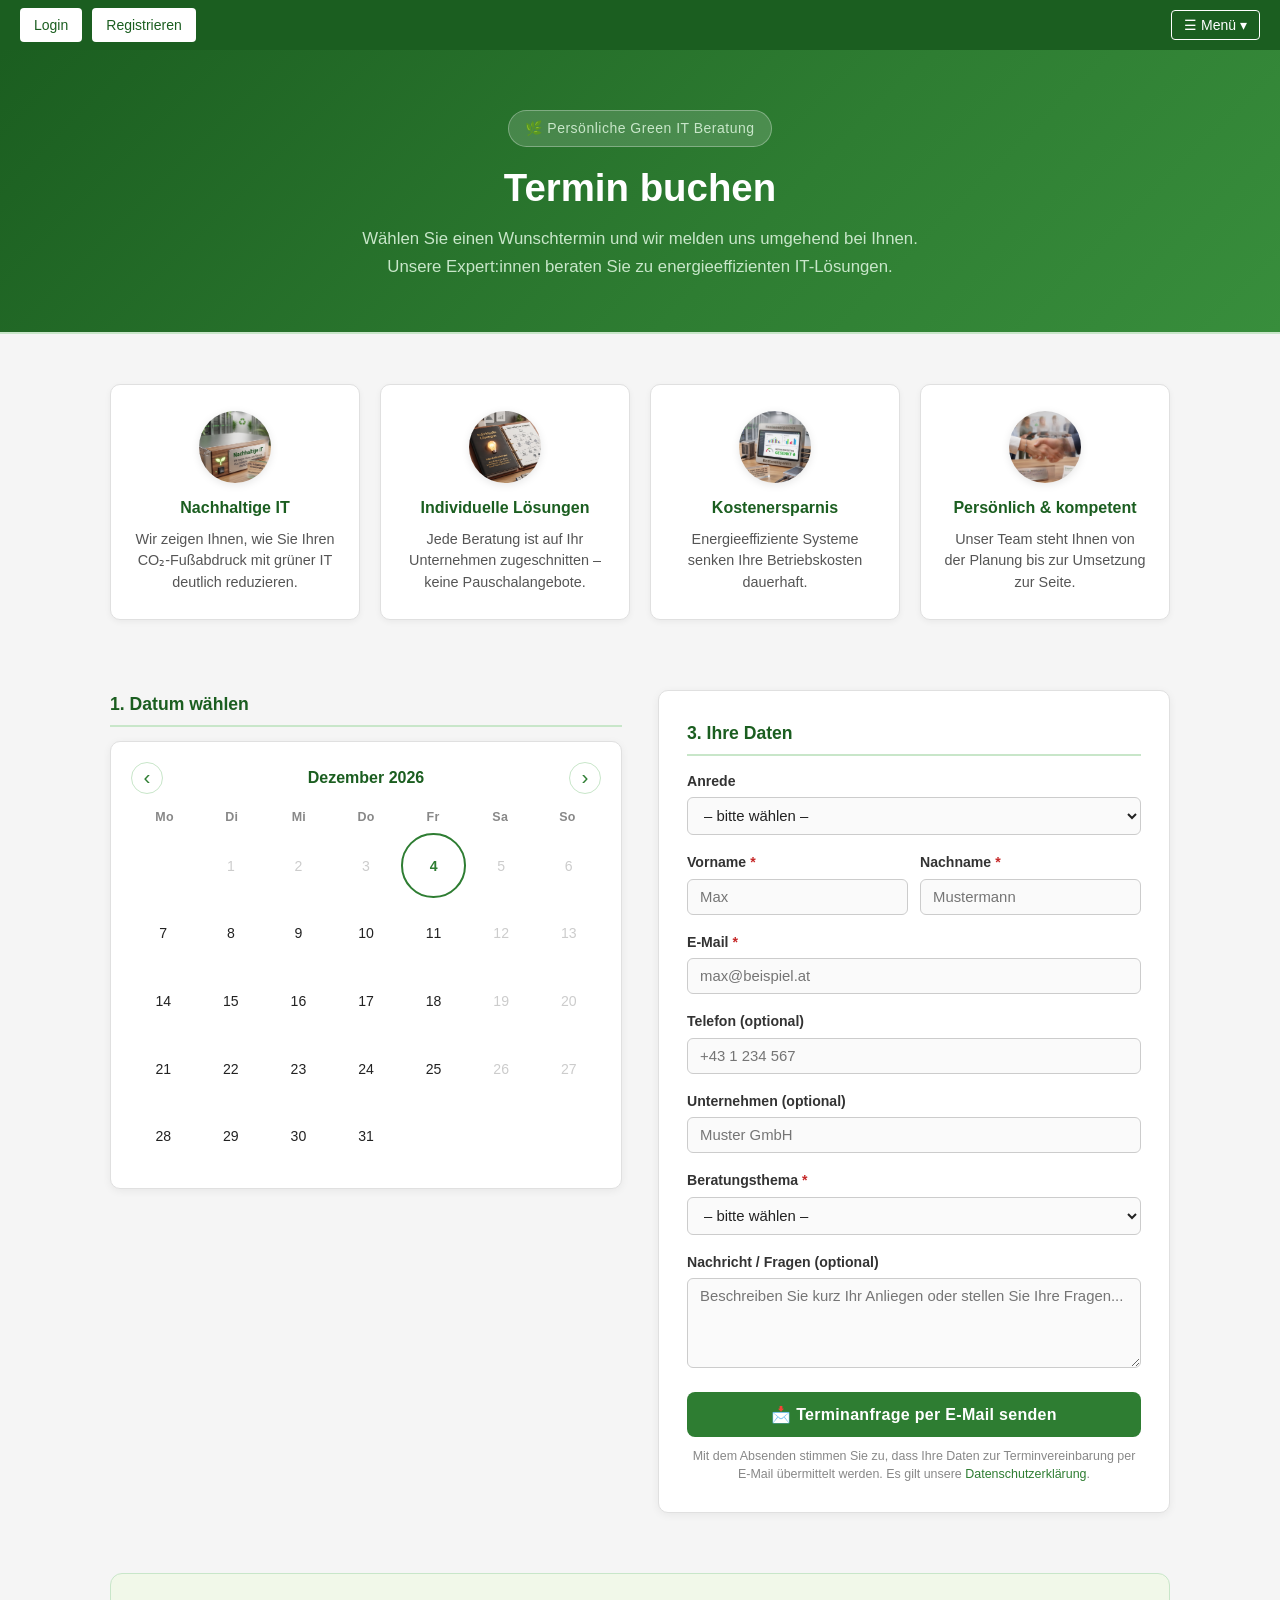
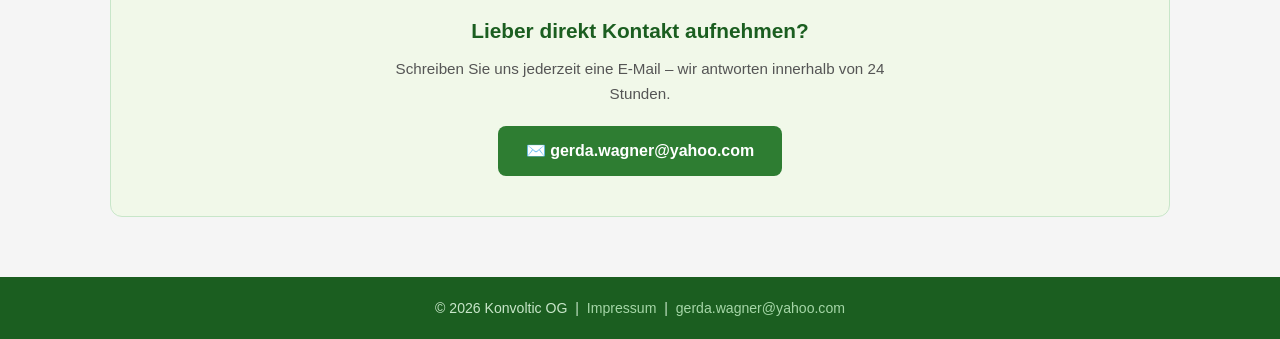
<file: Beratung.html>
<!DOCTYPE html>
<html lang="de">

<head>
    <meta charset="utf-8">
    <meta http-equiv="X-UA-Compatible" content="IE=edge">
    <title>Konvoltic OG | Beratung & Terminbuchung</title>
    <meta name="description" content="Buchen Sie jetzt Ihren persönlichen Beratungstermin bei Konvoltic OG – nachhaltige Green IT Beratung.">
    <meta name="viewport" content="width=device-width, initial-scale=1">
    <link rel="stylesheet" href="style.css">
    <link rel="stylesheet" href="beratung.css">
</head>

<body>

    <!-- TOP BAR -->
    <nav class="top-bar">
        <div class="auth-buttons" id="auth-buttons">
            <a href="login.html" class="login-btn" id="btn-login">Login</a>
            <a href="registrierung_form.php" class="register-btn" id="btn-register">Registrieren</a>
            <a href="account_form.php" class="home-btn" id="btn-konto" style="display:none">Mein Konto</a>
            <a href="logout.php" class="logout-btn" id="btn-logout" style="display:none">Abmelden</a>
        </div>
        <script>
        fetch('session_status.php').then(r=>r.json()).then(d=>{
            if(d.eingeloggt){
                document.getElementById('btn-login').style.display='none';
                document.getElementById('btn-register').style.display='none';
                document.getElementById('btn-konto').style.display='';
                document.getElementById('btn-logout').style.display='';
            }
        });
        </script>
        <div class="meta-nav">
            <div class="custom-dropdown">
                <button class="dropdown-toggle">
                    <span>☰ Menü</span>
                    <span class="dropdown-arrow">▾</span>
                </button>
                <ul class="dropdown-menu">
                    <li><a href="Index.html">🏠 Home</a></li>
                    <li><a href="Kreislauf.html">♻️ Kreislauf</a></li>
                    <li><a href="Produkte.html">📦 Produkte</a></li>
                    <li><a href="Loesungen.html">🔧 Lösungen</a></li>
                    <li><a href="Beratung.html">📅 Beratung</a></li>
                    <li><a href="Impressum.html">📄 Impressum</a></li>
                    <li><a href="account_form.php">👤 Mein Konto</a></li>
                </ul>
            </div>
        </div>
    </nav>

    <!-- HEADER -->
    <header class="beratung-header">
        <div class="header-inner">
            <div class="header-badge">🌿 Persönliche Green IT Beratung</div>
            <h1>Termin buchen</h1>
            <p>Wählen Sie einen Wunschtermin und wir melden uns umgehend bei Ihnen.<br>
               Unsere Expert:innen beraten Sie zu energieeffizienten IT-Lösungen.</p>
        </div>
    </header>

    <!-- MAIN -->
    <main class="beratung-main">

        <!-- VORTEILE -->
        <section class="vorteile-section">
            <div class="vorteile-grid">
                <div class="vorteil-card">
                    <span class="vorteil-icon"><img src="Images/NachhaltigeIT.png" alt="Nachhaltige IT"></span>
                    <h3>Nachhaltige IT</h3>
                    <p>Wir zeigen Ihnen, wie Sie Ihren CO₂-Fußabdruck mit grüner IT deutlich reduzieren.</p>
                </div>
                <div class="vorteil-card">
                    <span class="vorteil-icon"><img src="Images/IndividuelleLösungen.png" alt="Individuelle Lösungen"></span>
                    <h3>Individuelle Lösungen</h3>
                    <p>Jede Beratung ist auf Ihr Unternehmen zugeschnitten – keine Pauschalangebote.</p>
                </div>
                <div class="vorteil-card">
                    <span class="vorteil-icon"><img src="Images/Betriebskosten_gesenkt.png" alt="Kostenersparnis"></span>
                    <h3>Kostenersparnis</h3>
                    <p>Energieeffiziente Systeme senken Ihre Betriebskosten dauerhaft.</p>
                </div>
                <div class="vorteil-card">
                    <span class="vorteil-icon"><img src="Images/Persönlich_kompetent.png" alt="Persönlich & kompetent"></span>
                    <h3>Persönlich & kompetent</h3>
                    <p>Unser Team steht Ihnen von der Planung bis zur Umsetzung zur Seite.</p>
                </div>
            </div>
        </section>

        <!-- BUCHUNGSBEREICH -->
        <section class="buchung-section">
            <div class="buchung-container">

                <!-- KALENDER -->
                <div class="kalender-bereich">
                    <h2>1. Datum wählen</h2>
                    <div class="kalender-box">
                        <div class="kalender-nav">
                            <button id="prev-month" class="kal-nav-btn" aria-label="Vorheriger Monat">&#8249;</button>
                            <span id="monat-jahr"></span>
                            <button id="next-month" class="kal-nav-btn" aria-label="Nächster Monat">&#8250;</button>
                        </div>
                        <div class="kalender-wochentage">
                            <span>Mo</span><span>Di</span><span>Mi</span>
                            <span>Do</span><span>Fr</span><span>Sa</span><span>So</span>
                        </div>
                        <div class="kalender-tage" id="kalender-tage"></div>
                    </div>

                    <!-- UHRZEIT -->
                    <div class="uhrzeit-bereich" id="uhrzeit-bereich" style="display:none">
                        <h2>2. Uhrzeit wählen</h2>
                        <div class="uhrzeiten-grid" id="uhrzeiten-grid"></div>
                    </div>
                </div>

                <!-- FORMULAR -->
                <div class="formular-bereich">
                    <h2>3. Ihre Daten</h2>
                    <div class="ausgewaehlt-info" id="ausgewaehlt-info" style="display:none">
                        <span>📅 Ausgewählter Termin: </span>
                        <strong id="termin-anzeige"></strong>
                    </div>

                    <form id="buchungs-formular" novalidate>
                        <div class="form-gruppe">
                            <label for="anrede">Anrede</label>
                            <select id="anrede" name="anrede" required>
                                <option value="">– bitte wählen –</option>
                                <option value="Frau">Frau</option>
                                <option value="Herr">Herr</option>
                                <option value="Divers">Divers / keine Angabe</option>
                            </select>
                        </div>

                        <div class="form-row">
                            <div class="form-gruppe">
                                <label for="vorname">Vorname <span class="pflicht">*</span></label>
                                <input type="text" id="vorname" name="vorname" placeholder="Max" required>
                            </div>
                            <div class="form-gruppe">
                                <label for="nachname">Nachname <span class="pflicht">*</span></label>
                                <input type="text" id="nachname" name="nachname" placeholder="Mustermann" required>
                            </div>
                        </div>

                        <div class="form-gruppe">
                            <label for="email">E-Mail <span class="pflicht">*</span></label>
                            <input type="email" id="email" name="email" placeholder="max@beispiel.at" required>
                        </div>

                        <div class="form-gruppe">
                            <label for="telefon">Telefon (optional)</label>
                            <input type="tel" id="telefon" name="telefon" placeholder="+43 1 234 567">
                        </div>

                        <div class="form-gruppe">
                            <label for="unternehmen">Unternehmen (optional)</label>
                            <input type="text" id="unternehmen" name="unternehmen" placeholder="Muster GmbH">
                        </div>

                        <div class="form-gruppe">
                            <label for="beratungsart">Beratungsthema <span class="pflicht">*</span></label>
                            <select id="beratungsart" name="beratungsart" required>
                                <option value="">– bitte wählen –</option>
                                <option value="Green IT Allgemein">🌱 Green IT – Allgemein</option>
                                <option value="Energieeffiziente Server">⚡ Energieeffiziente Server</option>
                                <option value="Cloud-Lösungen">☁️ Nachhaltige Cloud-Lösungen</option>
                                <option value="Hardware Refurbishing">♻️ Hardware Refurbishing</option>
                                <option value="CO2-Reduktion IT">📊 CO₂-Reduktion in der IT</option>
                                <option value="Sonstiges">💬 Sonstiges</option>
                            </select>
                        </div>

                        <div class="form-gruppe">
                            <label for="nachricht">Nachricht / Fragen (optional)</label>
                            <textarea id="nachricht" name="nachricht" rows="4"
                                placeholder="Beschreiben Sie kurz Ihr Anliegen oder stellen Sie Ihre Fragen..."></textarea>
                        </div>

                        <div class="form-fehler" id="form-fehler" style="display:none"></div>

                        <button type="submit" class="buchungs-btn" id="buchungs-btn">
                            📩 Terminanfrage per E-Mail senden
                        </button>
                        <p class="datenschutz-hinweis">
                            Mit dem Absenden stimmen Sie zu, dass Ihre Daten zur Terminvereinbarung
                            per E-Mail übermittelt werden. Es gilt unsere
                            <a href="Impressum.html">Datenschutzerklärung</a>.
                        </p>
                    </form>
                </div>

            </div>
        </section>

        <!-- KONTAKT-ALTERNATIV -->
        <section class="kontakt-direkt">
            <div class="kontakt-direkt-inner">
                <h2>Lieber direkt Kontakt aufnehmen?</h2>
                <p>Schreiben Sie uns jederzeit eine E-Mail – wir antworten innerhalb von 24 Stunden.</p>
                <a href="mailto:gerda.wagner@yahoo.com" class="kontakt-email-btn">
                    ✉️ gerda.wagner@yahoo.com
                </a>
            </div>
        </section>

    </main>

    <!-- FOOTER -->
    <footer class="site-footer">
        <p>© 2026 Konvoltic OG &nbsp;|&nbsp;
           <a href="Impressum.html">Impressum</a> &nbsp;|&nbsp;
           <a href="mailto:gerda.wagner@yahoo.com">gerda.wagner@yahoo.com</a>
        </p>
    </footer>

    <script>
    /* =========================================================
       Kalender & Buchungsformular
    ========================================================= */
    (function () {

        // --- Konfiguration ---
        const VERFUEGBARE_ZEITEN = ['09:00', '10:00', '11:00', '13:00', '14:00', '15:00', '16:00'];
        const KONTAKT_EMAIL      = 'gerda.wagner@yahoo.com';

        // --- Zustand ---
        let aktuellJahr  = new Date().getFullYear();
        let aktuellMonat = new Date().getMonth(); // 0-basiert
        let gewaehltesDatum = null;
        let gewaehlteUhrzeit = null;

        // --- DOM-Refs ---
        const monatJahrEl     = document.getElementById('monat-jahr');
        const tageEl          = document.getElementById('kalender-tage');
        const uhrzeitBereich  = document.getElementById('uhrzeit-bereich');
        const uhrzeitenGrid   = document.getElementById('uhrzeiten-grid');
        const ausgewaehltInfo = document.getElementById('ausgewaehlt-info');
        const terminAnzeige   = document.getElementById('termin-anzeige');
        const formFehler      = document.getElementById('form-fehler');

        const MONATE = ['Januar','Februar','März','April','Mai','Juni',
                        'Juli','August','September','Oktober','November','Dezember'];
        const WOCHENTAGE = ['Montag','Dienstag','Mittwoch','Donnerstag','Freitag','Samstag','Sonntag'];

        // --- Kalender rendern ---
        function renderKalender() {
            monatJahrEl.textContent = MONATE[aktuellMonat] + ' ' + aktuellJahr;
            tageEl.innerHTML = '';

            const heute      = new Date();
            heute.setHours(0,0,0,0);
            const ersterTag  = new Date(aktuellJahr, aktuellMonat, 1);
            const letzterTag = new Date(aktuellJahr, aktuellMonat + 1, 0);

            // Wochentag des ersten Tages (Mo=0 ... So=6)
            let startOffset = ersterTag.getDay() - 1;
            if (startOffset < 0) startOffset = 6;

            // Leere Felder davor
            for (let i = 0; i < startOffset; i++) {
                const leer = document.createElement('span');
                leer.className = 'tag leer';
                tageEl.appendChild(leer);
            }

            // Tage
            for (let tag = 1; tag <= letzterTag.getDate(); tag++) {
                const datum   = new Date(aktuellJahr, aktuellMonat, tag);
                const btn     = document.createElement('button');
                btn.type      = 'button';
                btn.textContent = tag;
                btn.className = 'tag';

                const istVergangenheit = datum < heute;
                const istWochenende    = datum.getDay() === 0 || datum.getDay() === 6;

                if (istVergangenheit || istWochenende) {
                    btn.classList.add('gesperrt');
                    btn.disabled = true;
                    btn.title = istWochenende ? 'Wochenende' : 'Vergangenes Datum';
                } else {
                    btn.addEventListener('click', function () {
                        // alle aktiven entfernen
                        tageEl.querySelectorAll('.tag.aktiv').forEach(b => b.classList.remove('aktiv'));
                        btn.classList.add('aktiv');
                        gewaehltesDatum  = datum;
                        gewaehlteUhrzeit = null;
                        renderUhrzeiten();
                        uhrzeitBereich.style.display = 'block';
                        uhrzeitBereich.scrollIntoView({ behavior: 'smooth', block: 'nearest' });
                        aktualisiereTerminAnzeige();
                    });
                }

                // heute markieren
                if (datum.getTime() === heute.getTime()) btn.classList.add('heute');

                // ausgewähltes Datum markieren
                if (gewaehltesDatum && datum.getTime() === gewaehltesDatum.getTime()) {
                    btn.classList.add('aktiv');
                }

                tageEl.appendChild(btn);
            }
        }

        // --- Uhrzeiten rendern ---
        function renderUhrzeiten() {
            uhrzeitenGrid.innerHTML = '';
            VERFUEGBARE_ZEITEN.forEach(function(zeit) {
                const btn    = document.createElement('button');
                btn.type     = 'button';
                btn.textContent = zeit + ' Uhr';
                btn.className = 'zeit-btn';
                if (gewaehlteUhrzeit === zeit) btn.classList.add('aktiv');
                btn.addEventListener('click', function () {
                    uhrzeitenGrid.querySelectorAll('.zeit-btn.aktiv').forEach(b => b.classList.remove('aktiv'));
                    btn.classList.add('aktiv');
                    gewaehlteUhrzeit = zeit;
                    aktualisiereTerminAnzeige();
                });
                uhrzeitenGrid.appendChild(btn);
            });
        }

        // --- Termin-Anzeige aktualisieren ---
        function aktualisiereTerminAnzeige() {
            if (gewaehltesDatum) {
                const wt  = WOCHENTAGE[gewaehltesDatum.getDay() === 0 ? 6 : gewaehltesDatum.getDay() - 1];
                const tag = String(gewaehltesDatum.getDate()).padStart(2,'0');
                const mon = String(gewaehltesDatum.getMonth()+1).padStart(2,'0');
                const jahr = gewaehltesDatum.getFullYear();
                const uhrzeitStr = gewaehlteUhrzeit ? ' um ' + gewaehlteUhrzeit + ' Uhr' : '';
                terminAnzeige.textContent = wt + ', ' + tag + '.' + mon + '.' + jahr + uhrzeitStr;
                ausgewaehltInfo.style.display = 'block';
            }
        }

        // --- Navigation ---
        document.getElementById('prev-month').addEventListener('click', function () {
            aktuellMonat--;
            if (aktuellMonat < 0) { aktuellMonat = 11; aktuellJahr--; }
            renderKalender();
        });

        document.getElementById('next-month').addEventListener('click', function () {
            aktuellMonat++;
            if (aktuellMonat > 11) { aktuellMonat = 0; aktuellJahr++; }
            renderKalender();
        });

        // --- Formular absenden → mailto ---
        document.getElementById('buchungs-formular').addEventListener('submit', function (e) {
            e.preventDefault();
            formFehler.style.display = 'none';

            const anrede       = document.getElementById('anrede').value.trim();
            const vorname      = document.getElementById('vorname').value.trim();
            const nachname     = document.getElementById('nachname').value.trim();
            const email        = document.getElementById('email').value.trim();
            const telefon      = document.getElementById('telefon').value.trim();
            const unternehmen  = document.getElementById('unternehmen').value.trim();
            const beratungsart = document.getElementById('beratungsart').value;
            const nachricht    = document.getElementById('nachricht').value.trim();

            // Validierung
            const fehler = [];
            if (!vorname)      fehler.push('Bitte geben Sie Ihren Vornamen ein.');
            if (!nachname)     fehler.push('Bitte geben Sie Ihren Nachnamen ein.');
            if (!email || !/^[^\s@]+@[^\s@]+\.[^\s@]+$/.test(email))
                               fehler.push('Bitte geben Sie eine gültige E-Mail-Adresse ein.');
            if (!beratungsart) fehler.push('Bitte wählen Sie ein Beratungsthema.');
            if (!gewaehltesDatum) fehler.push('Bitte wählen Sie ein Datum im Kalender.');
            if (!gewaehlteUhrzeit) fehler.push('Bitte wählen Sie eine Uhrzeit.');

            if (fehler.length > 0) {
                formFehler.innerHTML = fehler.map(f => '• ' + f).join('<br>');
                formFehler.style.display = 'block';
                formFehler.scrollIntoView({ behavior: 'smooth', block: 'nearest' });
                return;
            }

            // Datum formatieren
            const wt  = WOCHENTAGE[gewaehltesDatum.getDay() === 0 ? 6 : gewaehltesDatum.getDay() - 1];
            const tag = String(gewaehltesDatum.getDate()).padStart(2,'0');
            const mon = String(gewaehltesDatum.getMonth()+1).padStart(2,'0');
            const jahr = gewaehltesDatum.getFullYear();
            const terminStr = wt + ', ' + tag + '.' + mon + '.' + jahr + ' um ' + gewaehlteUhrzeit + ' Uhr';

            // E-Mail zusammenbauen
            const betreff = 'Terminanfrage Beratung – ' + vorname + ' ' + nachname + ' – ' + tag + '.' + mon + '.' + jahr;

            const body =
                'Guten Tag,' +
                '\n\nhiermit möchte ich einen Beratungstermin bei Konvoltic OG anfragen.' +
                '\n\n── PERSÖNLICHE DATEN ──────────────────────' +
                '\nAnrede:        ' + (anrede || '–') +
                '\nName:          ' + vorname + ' ' + nachname +
                '\nE-Mail:        ' + email +
                '\nTelefon:       ' + (telefon || '–') +
                '\nUnternehmen:   ' + (unternehmen || '–') +
                '\n\n── WUNSCHTERMIN ────────────────────────────' +
                '\nDatum & Zeit:  ' + terminStr +
                '\nThema:         ' + beratungsart +
                '\n\n── NACHRICHT ───────────────────────────────' +
                '\n' + (nachricht || '(keine Nachricht)') +
                '\n\n────────────────────────────────────────────' +
                '\nDiese Anfrage wurde über das Buchungsformular auf konvoltic.at gesendet.';

            const mailtoLink = 'mailto:' + KONTAKT_EMAIL +
                '?subject=' + encodeURIComponent(betreff) +
                '&body='    + encodeURIComponent(body);

            window.location.href = mailtoLink;
        });

        // --- Init ---
        renderKalender();

    })();
    </script>

</body>
</html>
</file>
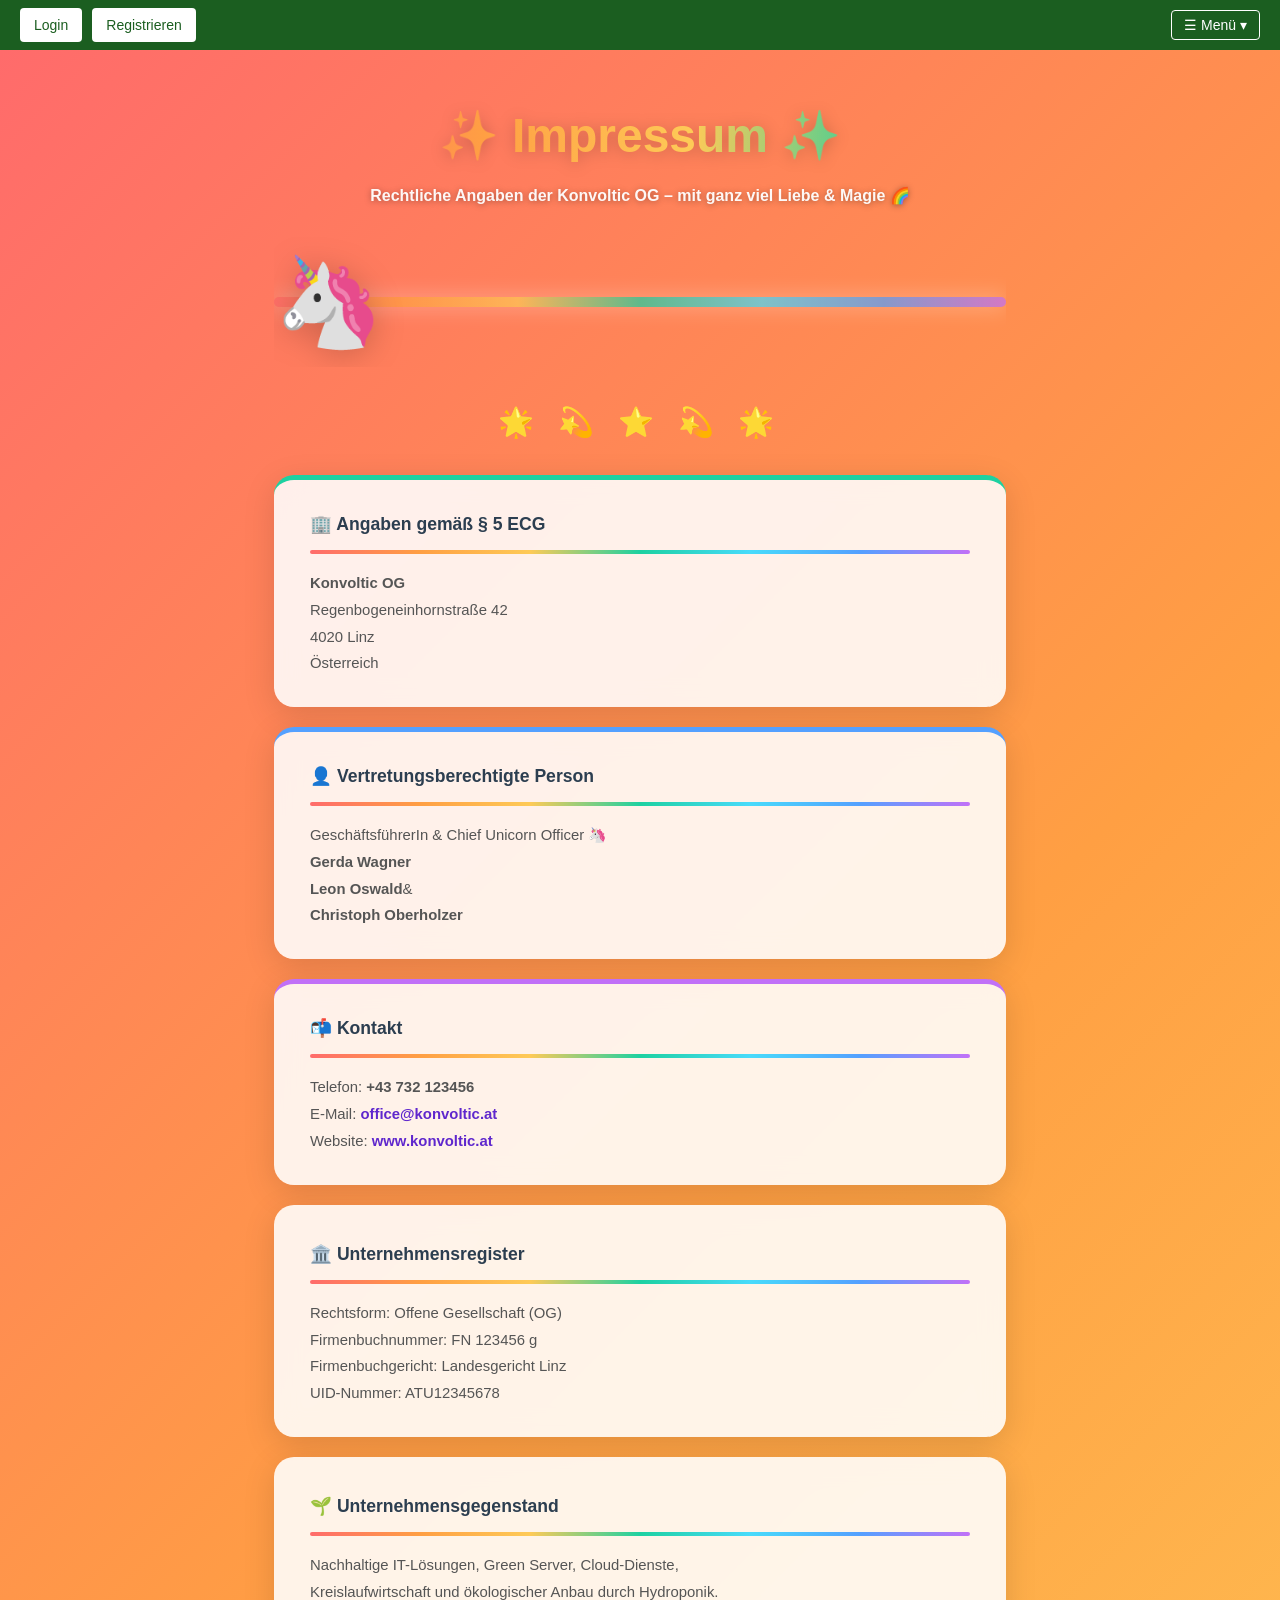
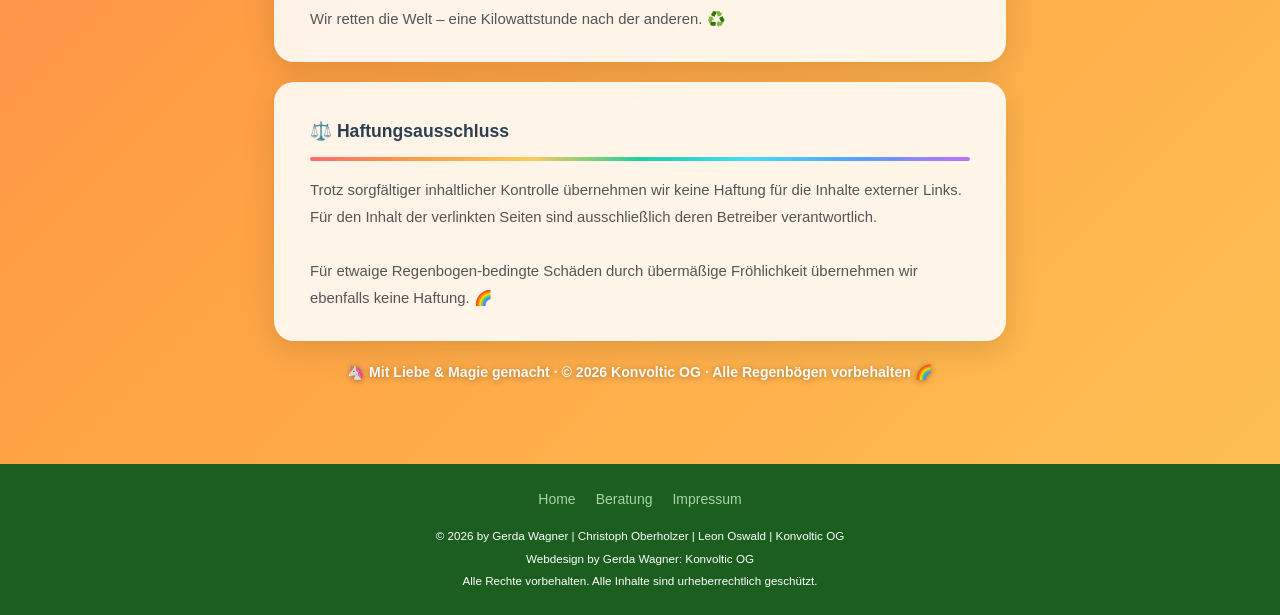
<file: Impressum.html>
<!DOCTYPE html>
<html lang="de">

<head>
    <meta charset="UTF-8">
    <meta name="viewport" content="width=device-width, initial-scale=1.0">
    <title>Konvoltic – Impressum 🦄</title>
    <link rel="stylesheet" href="style.css">
    <link rel="stylesheet" href="impressum.css">
    
</head>

<body>

    <nav class="top-bar">
        <div class="auth-buttons" id="auth-buttons">
            <a href="login.html" class="login-btn" id="btn-login">Login</a>
            <a href="registrierung_form.php" class="register-btn" id="btn-register">Registrieren</a>
            <a href="account_form.php" class="home-btn" id="btn-konto" style="display:none">Mein Konto</a>
            <a href="logout.php" class="logout-btn" id="btn-logout" style="display:none">Abmelden</a>
        </div>
        <script>
        fetch('session_status.php').then(r=>r.json()).then(d=>{
            if(d.eingeloggt){
                document.getElementById('btn-login').style.display='none';
                document.getElementById('btn-register').style.display='none';
                document.getElementById('btn-konto').style.display='';
                document.getElementById('btn-logout').style.display='';
            }
        });
        </script>
        <div class="meta-nav">
            <div class="custom-dropdown">
                <button class="dropdown-toggle">
                    <span>☰ Menü</span>
                    <span class="dropdown-arrow">▾</span>
                </button>
                <ul class="dropdown-menu">
                    <li><a href="Index.html">🏠 Home</a></li>
                    <li><a href="Kreislauf.html">♻️ Kreislauf</a></li>
                    <li><a href="Produkte.html">📦 Produkte</a></li>
                    <li><a href="Loesungen.html">🔧 Lösungen</a></li>
                    <li><a href="Beratung.html">📅 Beratung</a></li>
                    <li><a href="Impressum.html">📄 Impressum</a></li>
                    <li><a href="account_form.php">👤 Mein Konto</a></li>
                </ul>
            </div>
        </div>
    </nav>

    <div class="impressum-page">
        <div class="impressum-wrap">

            <div class="impressum-title">
                <h1>✨ Impressum ✨</h1>
                <p>Rechtliche Angaben der Konvoltic OG – mit ganz viel Liebe &amp; Magie 🌈</p>
            </div>

            <div class="unicorn-stage">
                <div class="rainbow-trail"></div>
                <div class="unicorn">🦄</div>
            </div>

            <div class="stars">🌟 💫 ⭐ 💫 🌟</div>

            <div class="impressum-card">
                <h2>🏢 Angaben gemäß § 5 ECG</h2>
                <div class="rainbow-divider"></div>
                <address>
                    <strong>Konvoltic OG</strong><br>
                    Regenbogeneinhornstraße 42<br>
                    4020 Linz<br>
                    Österreich
                </address>
            </div>

            <div class="impressum-card">
                <h2>👤 Vertretungsberechtigte Person</h2>
                <div class="rainbow-divider"></div>
                <p>
                    GeschäftsführerIn &amp; Chief Unicorn Officer 🦄<br>
                    <strong>Gerda Wagner</strong><br>

                    <strong>Leon Oswald</strong>&amp;<br>

                    <strong>Christoph Oberholzer</strong><br>

                </p>
            </div>

            <div class="impressum-card">
                <h2>📬 Kontakt</h2>
                <div class="rainbow-divider"></div>
                <p>
                    Telefon: <strong>+43 732 123456</strong><br>
                    E-Mail: <a href="mailto:office@konvoltic.at">office@konvoltic.at</a><br>
                    Website: <a href="Index.html">www.konvoltic.at</a>
                </p>
            </div>

            <div class="impressum-card">
                <h2>🏛️ Unternehmensregister</h2>
                <div class="rainbow-divider"></div>
                <p>
                    Rechtsform: Offene Gesellschaft (OG)<br>
                    Firmenbuchnummer: FN 123456 g<br>
                    Firmenbuchgericht: Landesgericht Linz<br>
                    UID-Nummer: ATU12345678
                </p>
            </div>

            <div class="impressum-card">
                <h2>🌱 Unternehmensgegenstand</h2>
                <div class="rainbow-divider"></div>
                <p>
                    Nachhaltige IT-Lösungen, Green Server, Cloud-Dienste,<br>
                    Kreislaufwirtschaft und ökologischer Anbau durch Hydroponik.<br>
                    Wir retten die Welt – eine Kilowattstunde nach der anderen. ♻️
                </p>
            </div>

            <div class="impressum-card">
                <h2>⚖️ Haftungsausschluss</h2>
                <div class="rainbow-divider"></div>
                <p>
                    Trotz sorgfältiger inhaltlicher Kontrolle übernehmen wir keine Haftung
                    für die Inhalte externer Links. Für den Inhalt der verlinkten Seiten sind
                    ausschließlich deren Betreiber verantwortlich.<br><br>
                    Für etwaige Regenbogen-bedingte Schäden durch übermäßige Fröhlichkeit
                    übernehmen wir ebenfalls keine Haftung. 🌈
                </p>
            </div>

            <div class="impressum-footer-note">
                🦄 Mit Liebe &amp; Magie gemacht · © 2026 Konvoltic OG · Alle Regenbögen vorbehalten 🌈
            </div>

        </div>
    </div>

    <footer>
        <nav class="footer-nav">
                <a href="Index.html">Home</a>
                <a href="Beratung.html">Beratung</a>
                <a href="Impressum.html">Impressum</a>
            </nav>
            <p><small>&copy; 2026 by Gerda Wagner | Christoph Oberholzer | Leon Oswald | Konvoltic OG<br>
            Webdesign by Gerda Wagner: Konvoltic OG<br>
            Alle Rechte vorbehalten. Alle Inhalte sind urheberrechtlich geschützt.</small></p>
        </div>
    </footer>


</body>

</html>
</file>
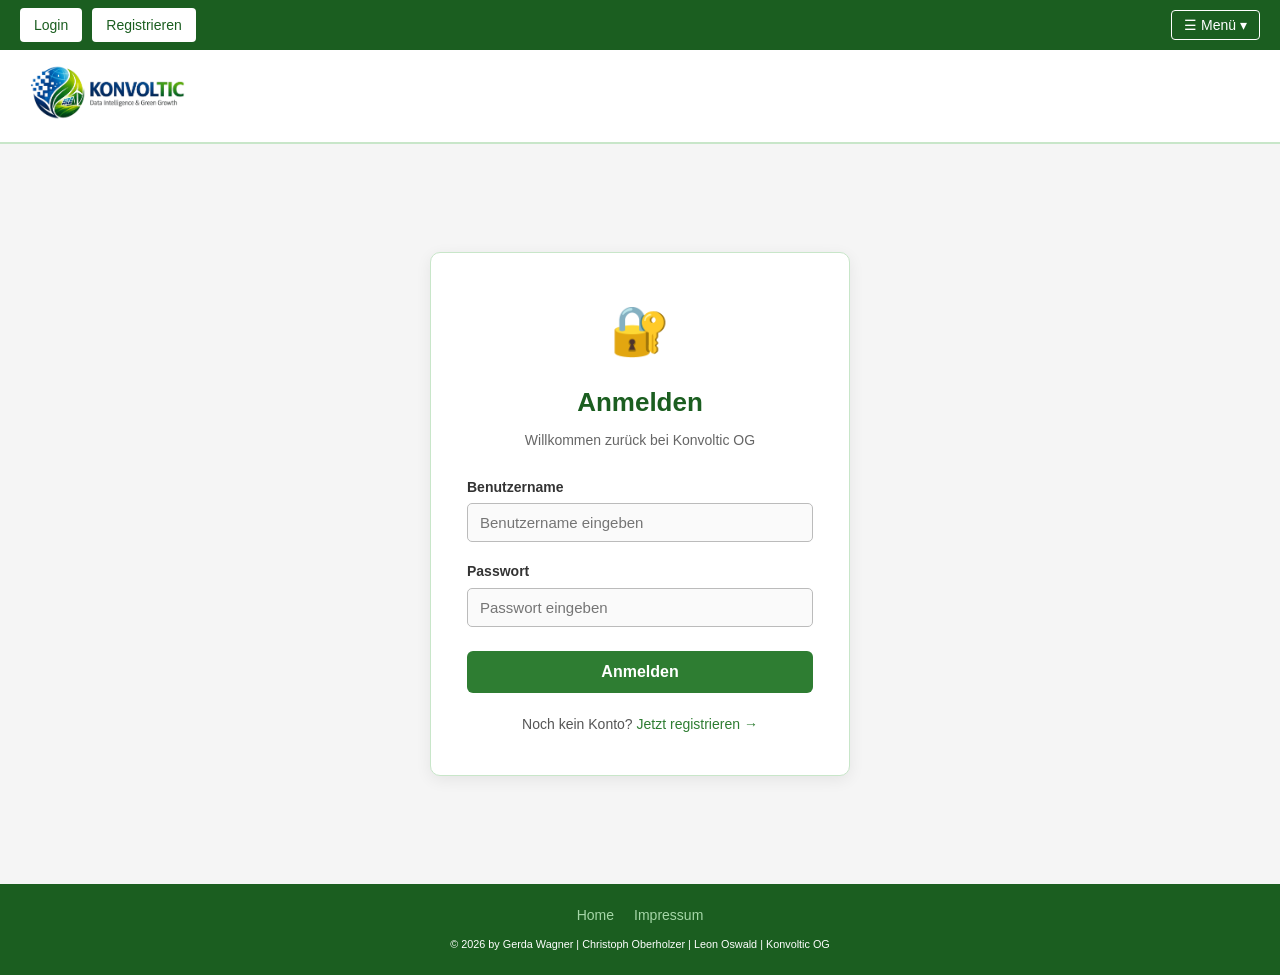
<file: login.html>
<!DOCTYPE html>
<html lang="de">

<head>
    <meta charset="utf-8">
    <meta http-equiv="X-UA-Compatible" content="IE=edge">
    <title>Konvoltic OG | Login</title>
    <meta name="viewport" content="width=device-width, initial-scale=1">
    <link rel="stylesheet" href="style.css">
    <link rel="stylesheet" href="login.css">
</head>

<body>

    <nav class="top-bar">
        <div class="auth-buttons" id="auth-buttons">
            <a href="login.html" class="login-btn" id="btn-login">Login</a>
            <a href="registrierung_form.php" class="register-btn" id="btn-register">Registrieren</a>
            <a href="account_form.php" class="home-btn" id="btn-konto" style="display:none">Mein Konto</a>
            <a href="logout.php" class="logout-btn" id="btn-logout" style="display:none">Abmelden</a>
        </div>
        <script>
        fetch('session_status.php').then(r=>r.json()).then(d=>{
            if(d.eingeloggt){
                document.getElementById('btn-login').style.display='none';
                document.getElementById('btn-register').style.display='none';
                document.getElementById('btn-konto').style.display='';
                document.getElementById('btn-logout').style.display='';
            }
        });
        </script>
        <div class="meta-nav">
            <div class="custom-dropdown">
                <button class="dropdown-toggle">
                    <span>☰ Menü</span>
                    <span class="dropdown-arrow">▾</span>
                </button>
                <ul class="dropdown-menu">
                    <li><a href="Index.html">🏠 Home</a></li>
                    <li><a href="Kreislauf.html">♻️ Kreislauf</a></li>
                    <li><a href="Produkte.html">📦 Produkte</a></li>
                    <li><a href="Loesungen.html">🔧 Lösungen</a></li>
                    <li><a href="Beratung.html">📅 Beratung</a></li>
                    <li><a href="Impressum.html">📄 Impressum</a></li>
                </ul>
            </div>
        </div>
    </nav>

    <header>
        <div class="logo-container">
            <a href="Index.html">
                <img src="Images/KonvolticLogobeschnitten.png" alt="Konvoltic Logo" class="logo">
            </a>
        </div>
    </header>

    <main class="login-page">
        <div class="login-card">
            <div class="login-icon">🔐</div>
            <h1>Anmelden</h1>
            <p class="login-sub">Willkommen zurück bei Konvoltic OG</p>

    <!-- Fehlermeldung – wird per JavaScript aus der URL (?error=1) eingeblendet -->
            <div class="login-error" id="login-error" style="display:none;"></div>

            <script>
                const params = new URLSearchParams(window.location.search);
                const err = params.get('error');
                if (err) {
                    const box = document.getElementById('login-error');
                    box.textContent = err === '2'
                        ? '⚠️ Datenbankfehler. Bitte später erneut versuchen.'
                        : '⚠️ Ungültiger Benutzername oder Passwort.';
                    box.style.display = 'block';
                }
            </script>

            <form method="post" action="login.php" class="login-form">
                <div class="login-group">
                    <label for="username">Benutzername</label>
                    <input
                        type="text"
                        id="username"
                        name="username"
                        placeholder="Benutzername eingeben"
                        required
                        autocomplete="username"
                    >
                </div>
                <div class="login-group">
                    <label for="password">Passwort</label>
                    <input
                        type="password"
                        id="password"
                        name="password"
                        placeholder="Passwort eingeben"
                        required
                        autocomplete="current-password"
                    >
                </div>
                <button type="submit" class="login-submit">Anmelden</button>
            </form>

            <p class="login-register-hint">
                Noch kein Konto? <a href="registrierung_form.php">Jetzt registrieren →</a>
            </p>
        </div>
    </main>

    <footer>
        <div class="footer-content">
            <nav class="footer-nav">
                <a href="Index.html">Home</a>
                <a href="Impressum.html">Impressum</a>
            </nav>
            <p><small>&copy; 2026 by Gerda Wagner | Christoph Oberholzer | Leon Oswald | Konvoltic OG</small></p>
        </div>
    </footer>


</body>
</html>
</file>
<file: style.css>
/* =============================================
   Konvoltic OG – einfaches Stylesheet
   ============================================= */

/* --- Grundlegende Einstellungen --- */
* {
    box-sizing: border-box;
    margin: 0;
    padding: 0;
}

body {
    font-family: Arial, sans-serif;
    font-size: 16px;
    color: #222;
    background-color: #f5f5f5;
    line-height: 1.6;
}

a {
    color: #2e7d32;
    text-decoration: none;
}

a:hover {
    text-decoration: underline;
}

img {
    max-width: 100%;
}

/* --- Top-Bar (Login / Menue) --- */
.top-bar {
    background-color: #1b5e20;
    color: white;
    display: flex;
    justify-content: space-between;
    align-items: center;
    padding: 8px 20px;
}

.auth-buttons {
    display: flex;
    gap: 10px;
}

.login-btn,
.register-btn,
.home-btn,
.logout-btn {
    background-color: white;
    color: #1b5e20;
    border: none;
    padding: 6px 14px;
    border-radius: 4px;
    cursor: pointer;
    font-size: 14px;
    display: inline-block;
    text-decoration: none;
    font-family: Arial, sans-serif;
}

.login-btn:hover,
.register-btn:hover,
.home-btn:hover {
    background-color: #c8e6c9;
}

.logout-btn {
    background-color: #ffccbc;
    color: #bf360c;
}

.logout-btn:hover {
    background-color: #ff8a65;
    color: white;
}

/* --- Dropdown-Menue --- */
.custom-dropdown {
    position: relative;
}

.dropdown-toggle {
    background: none;
    border: 1px solid white;
    color: white;
    padding: 6px 12px;
    cursor: pointer;
    border-radius: 4px;
    font-size: 14px;
}

.dropdown-menu {
    display: none;
    position: absolute;
    right: 0;
    background-color: #2e7d32;
    list-style: none;
    min-width: 180px;
    border-radius: 4px;
    z-index: 100;
}

.custom-dropdown:hover .dropdown-menu {
    display: block;
}

.dropdown-menu li a {
    display: block;
    padding: 10px 16px;
    color: white;
    font-size: 14px;
}

.dropdown-menu li a:hover {
    background-color: #1b5e20;
    text-decoration: none;
}

/* --- Header --- */
header {
    background-color: #ffffff;
    display: flex;
    justify-content: space-between;
    align-items: center;
    padding: 14px 30px;
    border-bottom: 2px solid #c8e6c9;
}

.logo-container .logo {
    height: 56px;
}

/* --- Hauptnavigation --- */
.main-nav ul {
    list-style: none;
    display: flex;
    gap: 20px;
}

.main-nav ul li a {
    color: #222;
    font-weight: bold;
    font-size: 15px;
}

.main-nav ul li a:hover {
    color: #2e7d32;
    text-decoration: none;
}

/* --- Hero-Bereich --- */
.hero {
    background-color: #e8f5e9;
    display: flex;
    justify-content: space-between;
    align-items: center;
    padding: 60px 40px;
    gap: 30px;
}

.hero-badge {
    display: inline-block;
    background-color: #a5d6a7;
    color: #1b5e20;
    padding: 6px 14px;
    border-radius: 20px;
    font-size: 14px;
    margin-bottom: 16px;
}

.hero-title {
    font-size: 40px;
    color: #1b5e20;
    margin-bottom: 16px;
    line-height: 1.2;
}

.hero-accent {
    color: #4caf50;
}

.hero-sub {
    font-size: 17px;
    color: #444;
    max-width: 520px;
    margin-bottom: 28px;
}

.hero-ctas {
    display: flex;
    gap: 14px;
}

.hero-btn-primary {
    background-color: #2e7d32;
    color: white;
    padding: 12px 24px;
    border-radius: 6px;
    font-size: 16px;
    font-weight: bold;
}

.hero-btn-primary:hover {
    background-color: #1b5e20;
    text-decoration: none;
}

.hero-btn-secondary {
    background-color: transparent;
    color: #2e7d32;
    padding: 12px 24px;
    border-radius: 6px;
    border: 2px solid #2e7d32;
    font-size: 16px;
    font-weight: bold;
}

.hero-btn-secondary:hover {
    background-color: #c8e6c9;
    text-decoration: none;
}

.hero-orb {
    font-size: 100px;
}

/* --- Statistikleiste --- */
.stats-bar {
    background-color: #2e7d32;
    color: white;
    display: flex;
    justify-content: center;
    align-items: center;
    gap: 30px;
    padding: 22px 30px;
    flex-wrap: wrap;
}

.stat-item {
    text-align: center;
}

.stat-number {
    font-size: 30px;
    font-weight: bold;
}

.stat-unit {
    font-size: 18px;
}

.stat-label {
    display: block;
    font-size: 13px;
    opacity: 0.9;
    margin-top: 2px;
}

.stat-divider {
    width: 1px;
    height: 40px;
    background-color: rgba(255, 255, 255, 0.4);
}

/* --- Hauptinhalt --- */
.container {
    max-width: 1100px;
    margin: 0 auto;
    padding: 40px 20px;
}

.section-label {
    text-transform: uppercase;
    font-size: 13px;
    color: #2e7d32;
    letter-spacing: 1px;
    margin-bottom: 6px;
}

.section-title {
    font-size: 28px;
    margin-bottom: 10px;
    color: #1b5e20;
}

.section-sub {
    color: #555;
    margin-bottom: 30px;
}

.home-section {
    margin-bottom: 60px;
}

/* --- Feature-Karten --- */
.feature-grid {
    display: flex;
    gap: 20px;
    flex-wrap: wrap;
}

.feature-card {
    background-color: white;
    border: 1px solid #ddd;
    border-radius: 8px;
    padding: 24px;
    flex: 1;
    min-width: 220px;
}

.feature-icon {
    font-size: 36px;
    margin-bottom: 12px;
}

.feature-card h3 {
    margin-bottom: 8px;
    color: #1b5e20;
}

.feature-link {
    display: inline-block;
    margin-top: 12px;
    color: #2e7d32;
    font-weight: bold;
}

/* --- Mission --- */
.mission-statement {
    background-color: #e8f5e9;
    border-radius: 8px;
    padding: 40px;
    text-align: center;
    margin-bottom: 60px;
}

.mission-icon-large {
    font-size: 50px;
    margin-bottom: 16px;
}

.mission-statement h2 {
    font-size: 26px;
    color: #1b5e20;
    margin-bottom: 12px;
}

.mission-cta {
    display: inline-block;
    margin-top: 20px;
    background-color: #2e7d32;
    color: white;
    padding: 10px 22px;
    border-radius: 6px;
    font-weight: bold;
}

.mission-cta:hover {
    background-color: #1b5e20;
    text-decoration: none;
}

/* --- Schritte-Karten --- */
.steps-grid {
    display: flex;
    gap: 20px;
    flex-wrap: wrap;
}

.step-card {
    background-color: white;
    border: 1px solid #ddd;
    border-radius: 8px;
    padding: 24px;
    flex: 1;
    min-width: 200px;
}

.step-number {
    font-size: 28px;
    font-weight: bold;
    color: #a5d6a7;
}

.step-icon {
    font-size: 30px;
    margin: 8px 0;
}

.step-card h3 {
    color: #1b5e20;
    margin-bottom: 8px;
}

/* --- Vision --- */
.vision-grid {
    display: flex;
    flex-direction: column;
    gap: 16px;
}

.vision-item {
    display: flex;
    align-items: flex-start;
    gap: 16px;
    background-color: white;
    border: 1px solid #ddd;
    border-radius: 8px;
    padding: 18px;
}

.vision-dot {
    font-size: 28px;
}

.vision-item strong {
    display: block;
    color: #1b5e20;
    margin-bottom: 4px;
}

/* --- Showcase-Karten (Produkte) --- */
.showcase-grid {
    display: flex;
    gap: 16px;
    flex-wrap: wrap;
}

.showcase-card {
    display: flex;
    align-items: center;
    gap: 14px;
    background-color: white;
    border: 1px solid #ddd;
    border-radius: 8px;
    padding: 18px;
    flex: 1;
    min-width: 200px;
    color: #222;
}

.showcase-card:hover {
    border-color: #2e7d32;
    text-decoration: none;
}

.showcase-emoji {
    font-size: 36px;
}

.showcase-body h3 {
    color: #1b5e20;
    margin-bottom: 4px;
}

.showcase-arrow {
    margin-left: auto;
    color: #2e7d32;
    font-size: 20px;
}

/* --- Green IT CTA --- */
.greenit-cta {
    background-color: #1b5e20;
    color: white;
    border-radius: 8px;
    padding: 40px;
    margin-bottom: 60px;
    text-align: center;
}

.greenit-cta h2 {
    font-size: 26px;
    margin-bottom: 12px;
}

.greenit-cta a {
    display: inline-block;
    margin-top: 16px;
    background-color: white;
    color: #1b5e20;
    padding: 10px 24px;
    border-radius: 6px;
    font-weight: bold;
}

/* --- Katalog (Produkte.html) --- */
.catalog-hero {
    background-color: #e8f5e9;
    text-align: center;
    padding: 50px 20px;
}

.catalog-hero h1 {
    font-size: 34px;
    color: #1b5e20;
    margin-bottom: 10px;
}

.catalog-hero p {
    color: #555;
    max-width: 640px;
    margin: 0 auto;
}

.category-title {
    font-size: 22px;
    color: #1b5e20;
    margin: 30px 0 16px;
    border-bottom: 2px solid #c8e6c9;
    padding-bottom: 8px;
}

.catalog-grid {
    display: flex;
    gap: 20px;
    flex-wrap: wrap;
    margin-bottom: 40px;
}

.catalog-card {
    background-color: white;
    border: 1px solid #ddd;
    border-radius: 8px;
    padding: 20px;
    flex: 1;
    min-width: 240px;
    display: flex;
    flex-direction: column;
}

.card-image {
    font-size: 48px;
    text-align: center;
    padding: 14px 0;
    position: relative;
}

.card-badge {
    position: absolute;
    top: 8px;
    right: 8px;
    background-color: #4caf50;
    color: white;
    font-size: 12px;
    padding: 3px 8px;
    border-radius: 10px;
}

.card-body {
    flex: 1;
    padding: 8px 0;
}

.card-body h3 {
    color: #1b5e20;
    margin-bottom: 6px;
}

.card-tags {
    display: flex;
    flex-wrap: wrap;
    gap: 6px;
    margin-top: 10px;
}

.tag {
    background-color: #e8f5e9;
    color: #2e7d32;
    font-size: 12px;
    padding: 3px 8px;
    border-radius: 10px;
}

.card-footer {
    display: flex;
    justify-content: space-between;
    align-items: center;
    margin-top: 16px;
    padding-top: 12px;
    border-top: 1px solid #eee;
}

.card-price {
    font-weight: bold;
    color: #1b5e20;
}

.card-price span {
    font-weight: normal;
    font-size: 13px;
    color: #777;
}

.card-btn {
    background-color: #2e7d32;
    color: white;
    padding: 8px 16px;
    border-radius: 4px;
    font-size: 14px;
}

.card-btn:hover {
    background-color: #1b5e20;
    text-decoration: none;
}

/* --- Loesungen-Seite --- */
.loesungen-hero {
    background-color: #e8f5e9;
    display: flex;
    justify-content: space-between;
    align-items: center;
    padding: 50px 40px;
    gap: 30px;
}

.loesungen-badge {
    display: inline-block;
    background-color: #a5d6a7;
    color: #1b5e20;
    padding: 6px 14px;
    border-radius: 20px;
    font-size: 14px;
    margin-bottom: 14px;
}

.loesungen-hero-text h1 {
    font-size: 34px;
    color: #1b5e20;
    margin-bottom: 12px;
}

.loesungen-hero-nav {
    display: flex;
    gap: 12px;
    margin-top: 20px;
    flex-wrap: wrap;
}

.loesungen-hero-nav a {
    background-color: #2e7d32;
    color: white;
    padding: 10px 18px;
    border-radius: 6px;
    font-size: 14px;
}

.loesungen-hero-nav a:hover {
    background-color: #1b5e20;
    text-decoration: none;
}

.loesungen-orb {
    background-color: #c8e6c9;
    border-radius: 50%;
    width: 140px;
    height: 140px;
    display: flex;
    align-items: center;
    justify-content: center;
}

.loesungen-orb-inner {
    font-size: 60px;
}

/* --- Registrierungsformular --- */
.form-page {
    max-width: 700px;
    margin: 40px auto;
    padding: 0 20px 60px;
}

.form-page h1 {
    font-size: 28px;
    color: #1b5e20;
    margin-bottom: 8px;
}

.form-page p.form-intro {
    color: #555;
    margin-bottom: 30px;
}

fieldset {
    border: 2px solid #c8e6c9;
    border-radius: 8px;
    padding: 24px;
    margin-bottom: 24px;
    background-color: white;
}

legend {
    font-weight: bold;
    color: #1b5e20;
    font-size: 17px;
    padding: 0 8px;
}

.form-group {
    display: flex;
    flex-direction: column;
    margin-bottom: 16px;
}

.form-group label {
    font-size: 14px;
    color: #333;
    margin-bottom: 5px;
    font-weight: bold;
}

.form-group input,
.form-group select {
    padding: 10px 12px;
    border: 1px solid #bbb;
    border-radius: 5px;
    font-size: 15px;
    background-color: #fafafa;
}

.form-group input:focus,
.form-group select:focus {
    border-color: #2e7d32;
    outline: none;
    background-color: #f1f8e9;
}

.radio-group {
    display: flex;
    gap: 20px;
    margin-top: 4px;
}

.radio-group label {
    font-weight: normal;
    display: flex;
    align-items: center;
    gap: 6px;
    cursor: pointer;
}

.form-buttons {
    display: flex;
    gap: 14px;
    margin-top: 10px;
    flex-wrap: wrap;
}

.btn-submit {
    background-color: #2e7d32;
    color: white;
    border: none;
    padding: 12px 28px;
    border-radius: 6px;
    font-size: 16px;
    cursor: pointer;
}

.btn-submit:hover {
    background-color: #1b5e20;
}

.btn-reset {
    background-color: #eee;
    color: #444;
    border: 1px solid #ccc;
    padding: 12px 28px;
    border-radius: 6px;
    font-size: 16px;
    cursor: pointer;
}

.btn-reset:hover {
    background-color: #ddd;
}

/* --- Footer --- */
footer {
    background-color: #1b5e20;
    color: white;
    text-align: center;
    padding: 24px 20px;
    font-size: 14px;
}

footer a {
    color: #a5d6a7;
}

footer a:hover {
    color: white;
}

.footer-content {
    max-width: 900px;
    margin: 0 auto;
}

.footer-nav {
    display: flex;
    justify-content: center;
    gap: 20px;
    margin-bottom: 14px;
    flex-wrap: wrap;
}

.footer-nav a {
    color: #a5d6a7;
    font-size: 14px;
}

.footer-nav a:hover {
    color: white;
    text-decoration: none;
}

/* --- Kreislauf-Seite --- */
.kreislauf-hero {
    background-color: #e8f5e9;
    display: flex;
    justify-content: space-between;
    align-items: center;
    padding: 50px 40px;
    gap: 30px;
    flex-wrap: wrap;
}

.kreislauf-hero-badge {
    display: inline-block;
    background-color: #a5d6a7;
    color: #1b5e20;
    padding: 6px 14px;
    border-radius: 20px;
    font-size: 14px;
    margin-bottom: 14px;
}

.kreislauf-hero-text h1 {
    font-size: 34px;
    color: #1b5e20;
    margin-bottom: 12px;
    line-height: 1.2;
}

.kreislauf-hero-text h1 span {
    color: #4caf50;
}

.kreislauf-hero-text p {
    color: #444;
    max-width: 520px;
    margin-bottom: 20px;
}

.kreislauf-hero-nav {
    display: flex;
    gap: 10px;
    flex-wrap: wrap;
}

.kreislauf-hero-nav a {
    background-color: #2e7d32;
    color: white;
    padding: 10px 16px;
    border-radius: 6px;
    font-size: 14px;
}

.kreislauf-hero-nav a:hover {
    background-color: #1b5e20;
    text-decoration: none;
}

.cycle-orb {
    background-color: #c8e6c9;
    border-radius: 50%;
    width: 140px;
    height: 140px;
    display: flex;
    align-items: center;
    justify-content: center;
}

.cycle-orb-inner {
    font-size: 60px;
}

.cycle-flow {
    background-color: #f1f8e9;
    padding: 28px 20px;
    text-align: center;
    border-top: 2px solid #c8e6c9;
    border-bottom: 2px solid #c8e6c9;
}

.cycle-flow-title {
    font-size: 15px;
    font-weight: bold;
    color: #2e7d32;
    margin-bottom: 16px;
    text-transform: uppercase;
    letter-spacing: 1px;
}

.cycle-steps {
    display: flex;
    justify-content: center;
    align-items: center;
    flex-wrap: wrap;
    gap: 10px;
}

.cycle-step {
    display: flex;
    flex-direction: column;
    align-items: center;
    gap: 6px;
}

.cycle-step-icon {
    font-size: 28px;
    background-color: white;
    border: 2px solid #c8e6c9;
    border-radius: 50%;
    width: 54px;
    height: 54px;
    display: flex;
    align-items: center;
    justify-content: center;
}

.cycle-step-label {
    font-size: 12px;
    color: #444;
    max-width: 70px;
    text-align: center;
    line-height: 1.3;
}

.cycle-arrow {
    font-size: 22px;
    color: #4caf50;
    font-weight: bold;
}

.kreislauf-intro {
    display: flex;
    align-items: flex-start;
    gap: 20px;
    background-color: #f9fbe7;
    border-left: 5px solid #4caf50;
    border-radius: 6px;
    padding: 24px;
    margin-bottom: 40px;
}

.kreislauf-intro-icon {
    font-size: 40px;
    flex-shrink: 0;
}

.kreislauf-intro h2 {
    color: #1b5e20;
    margin-bottom: 8px;
    font-size: 22px;
}

.kreislauf-section {
    margin-bottom: 36px;
}

.kreislauf-card {
    display: flex;
    border: 1px solid #ddd;
    border-radius: 10px;
    overflow: hidden;
    background-color: white;
    min-height: 200px;
}

.kreislauf-card.reverse {
    flex-direction: row-reverse;
}

.kreislauf-card-body {
    flex: 1;
    padding: 28px;
}

.kreislauf-card-eyebrow {
    display: flex;
    align-items: center;
    gap: 12px;
    margin-bottom: 10px;
}

.kreislauf-card-number {
    font-size: 13px;
    color: #888;
    font-weight: bold;
}

.kreislauf-card-icon-pill {
    font-size: 20px;
    background-color: #e8f5e9;
    border-radius: 20px;
    padding: 4px 12px;
}

.kreislauf-card-body h2 {
    font-size: 22px;
    color: #1b5e20;
    margin-bottom: 10px;
}

.kreislauf-card-body p {
    color: #444;
    line-height: 1.6;
    margin-bottom: 14px;
}

.kreislauf-tag {
    display: inline-block;
    background-color: #e8f5e9;
    color: #2e7d32;
    padding: 5px 12px;
    border-radius: 20px;
    font-size: 13px;
    font-weight: bold;
}

.kreislauf-card-image {
    width: 220px;
    flex-shrink: 0;
    background-size: cover;
    background-position: center;
    background-color: #c8e6c9;
}

.kreislauf-cta {
    background-color: #1b5e20;
    color: white;
    border-radius: 10px;
    padding: 40px;
    text-align: center;
    margin-top: 40px;
}

.kreislauf-cta h2 {
    font-size: 26px;
    margin-bottom: 10px;
}

.kreislauf-cta p {
    margin-bottom: 24px;
    opacity: 0.9;
}

.kreislauf-cta-btns {
    display: flex;
    justify-content: center;
    gap: 14px;
    flex-wrap: wrap;
}

.cta-btn {
    background-color: white;
    color: #1b5e20;
    padding: 13px 30px;
    border-radius: 30px;
    font-weight: 700;
    font-size: 15px;
    letter-spacing: 0.4px;
    box-shadow: 0 4px 14px rgba(0, 0, 0, 0.18);
    display: inline-block;
    transition: background-color 0.2s ease, transform 0.2s ease, box-shadow 0.2s ease;
}

.cta-btn:hover {
    background-color: #e8f5e9;
    text-decoration: none;
    transform: translateY(-2px);
    box-shadow: 0 8px 22px rgba(0, 0, 0, 0.22);
}

.cta-btn-outline {
    background-color: transparent;
    color: white;
    border: 2px solid white;
    padding: 12px 24px;
    border-radius: 6px;
    font-weight: bold;
    font-size: 15px;
}

.cta-btn-outline:hover {
    background-color: rgba(255,255,255,0.1);
    text-decoration: none;
}
</file>
<file: beratung.css>
/* =============================================
   Beratung & Terminbuchung
   ============================================= */

/* --- Header --- */
.beratung-header {
    background: linear-gradient(135deg, #1b5e20 0%, #2e7d32 60%, #388e3c 100%);
    color: white;
    text-align: center;
    padding: 60px 20px 50px;
}

.header-inner {
    max-width: 700px;
    margin: 0 auto;
}

.header-badge {
    display: inline-block;
    background-color: rgba(255,255,255,0.15);
    color: #c8e6c9;
    border: 1px solid rgba(255,255,255,0.3);
    border-radius: 20px;
    padding: 6px 16px;
    font-size: 14px;
    margin-bottom: 18px;
    letter-spacing: 0.5px;
}

.beratung-header h1 {
    font-size: 2.4rem;
    font-weight: 700;
    margin-bottom: 14px;
    line-height: 1.2;
}

.beratung-header p {
    font-size: 1.05rem;
    color: #c8e6c9;
    line-height: 1.7;
}

/* --- Main --- */
.beratung-main {
    max-width: 1100px;
    margin: 0 auto;
    padding: 0 20px 60px;
}

/* --- Vorteile --- */
.vorteile-section {
    padding: 50px 0 30px;
}

.vorteile-grid {
    display: grid;
    grid-template-columns: repeat(auto-fit, minmax(220px, 1fr));
    gap: 20px;
}

.vorteil-card {
    background: white;
    border: 1px solid #e0e0e0;
    border-radius: 10px;
    padding: 26px 22px;
    text-align: center;
    box-shadow: 0 2px 6px rgba(0,0,0,0.05);
    transition: box-shadow 0.2s;
}

.vorteil-card:hover {
    box-shadow: 0 4px 16px rgba(46,125,50,0.12);
}

.vorteil-icon {
    font-size: 2.2rem;
    display: block;
    margin-bottom: 12px;
}

.vorteil-icon img {
    width: 72px;
    height: 72px;
    object-fit: cover;
    border-radius: 50%;
    display: block;
    margin: 0 auto 4px;
    box-shadow: 0 2px 8px rgba(0,0,0,0.10);
}

.vorteil-card h3 {
    color: #1b5e20;
    font-size: 1rem;
    margin-bottom: 8px;
}

.vorteil-card p {
    font-size: 0.9rem;
    color: #555;
    line-height: 1.5;
}

/* --- Buchungsbereich --- */
.buchung-section {
    padding: 40px 0;
}

.buchung-container {
    display: grid;
    grid-template-columns: 1fr 1fr;
    gap: 36px;
    align-items: start;
}

@media (max-width: 800px) {
    .buchung-container {
        grid-template-columns: 1fr;
    }
}

/* --- Kalender --- */
.kalender-bereich h2,
.formular-bereich h2,
.uhrzeit-bereich h2 {
    font-size: 1.1rem;
    color: #1b5e20;
    margin-bottom: 14px;
    padding-bottom: 6px;
    border-bottom: 2px solid #c8e6c9;
}

.kalender-box {
    background: white;
    border: 1px solid #e0e0e0;
    border-radius: 10px;
    padding: 20px;
    box-shadow: 0 2px 8px rgba(0,0,0,0.06);
}

.kalender-nav {
    display: flex;
    justify-content: space-between;
    align-items: center;
    margin-bottom: 14px;
    font-weight: 600;
    color: #1b5e20;
    font-size: 1rem;
}

.kal-nav-btn {
    background: none;
    border: 1px solid #c8e6c9;
    color: #2e7d32;
    width: 32px;
    height: 32px;
    border-radius: 50%;
    cursor: pointer;
    font-size: 1.3rem;
    line-height: 1;
    display: flex;
    align-items: center;
    justify-content: center;
    transition: background 0.15s;
}

.kal-nav-btn:hover {
    background: #e8f5e9;
}

.kalender-wochentage {
    display: grid;
    grid-template-columns: repeat(7, 1fr);
    text-align: center;
    font-size: 0.78rem;
    font-weight: 700;
    color: #888;
    margin-bottom: 6px;
    letter-spacing: 0.3px;
}

.kalender-tage {
    display: grid;
    grid-template-columns: repeat(7, 1fr);
    gap: 3px;
}

.tag {
    aspect-ratio: 1;
    border: none;
    border-radius: 50%;
    background: none;
    cursor: pointer;
    font-size: 0.88rem;
    color: #222;
    transition: background 0.15s, color 0.15s;
    display: flex;
    align-items: center;
    justify-content: center;
}

.tag:hover:not(.gesperrt):not(.aktiv) {
    background: #e8f5e9;
    color: #1b5e20;
}

.tag.heute {
    font-weight: 700;
    color: #2e7d32;
    border: 2px solid #2e7d32;
}

.tag.aktiv {
    background: #2e7d32;
    color: white;
    font-weight: 700;
}

.tag.gesperrt {
    color: #ccc;
    cursor: not-allowed;
}

.tag.leer {
    background: none;
    cursor: default;
}

/* --- Uhrzeit --- */
.uhrzeit-bereich {
    margin-top: 28px;
}

.uhrzeiten-grid {
    display: grid;
    grid-template-columns: repeat(auto-fill, minmax(100px, 1fr));
    gap: 8px;
}

.zeit-btn {
    padding: 10px 6px;
    border: 2px solid #c8e6c9;
    border-radius: 8px;
    background: white;
    color: #1b5e20;
    font-size: 0.88rem;
    font-weight: 600;
    cursor: pointer;
    transition: background 0.15s, border-color 0.15s, color 0.15s;
    text-align: center;
}

.zeit-btn:hover {
    background: #e8f5e9;
    border-color: #2e7d32;
}

.zeit-btn.aktiv {
    background: #2e7d32;
    border-color: #2e7d32;
    color: white;
}

/* --- Formular --- */
.formular-bereich {
    background: white;
    border: 1px solid #e0e0e0;
    border-radius: 10px;
    padding: 28px;
    box-shadow: 0 2px 8px rgba(0,0,0,0.06);
}

.ausgewaehlt-info {
    background: #e8f5e9;
    border: 1px solid #a5d6a7;
    border-radius: 8px;
    padding: 10px 14px;
    margin-bottom: 20px;
    font-size: 0.92rem;
    color: #1b5e20;
}

.form-gruppe {
    margin-bottom: 16px;
}

.form-row {
    display: grid;
    grid-template-columns: 1fr 1fr;
    gap: 12px;
}

.form-gruppe label {
    display: block;
    font-size: 0.88rem;
    font-weight: 600;
    color: #333;
    margin-bottom: 5px;
}

.pflicht {
    color: #c62828;
}

.form-gruppe input,
.form-gruppe select,
.form-gruppe textarea {
    width: 100%;
    padding: 9px 12px;
    border: 1px solid #ccc;
    border-radius: 6px;
    font-size: 0.93rem;
    font-family: Arial, sans-serif;
    color: #222;
    background: #fafafa;
    transition: border-color 0.15s, box-shadow 0.15s;
}

.form-gruppe input:focus,
.form-gruppe select:focus,
.form-gruppe textarea:focus {
    outline: none;
    border-color: #2e7d32;
    box-shadow: 0 0 0 3px rgba(46,125,50,0.12);
    background: white;
}

.form-gruppe textarea {
    resize: vertical;
    min-height: 90px;
}

.form-fehler {
    background: #ffebee;
    border: 1px solid #ef9a9a;
    border-radius: 6px;
    color: #c62828;
    padding: 12px 14px;
    font-size: 0.88rem;
    margin-bottom: 16px;
    line-height: 1.6;
}

.buchungs-btn {
    width: 100%;
    padding: 13px;
    background: #2e7d32;
    color: white;
    border: none;
    border-radius: 8px;
    font-size: 1rem;
    font-weight: 700;
    cursor: pointer;
    transition: background 0.2s;
    letter-spacing: 0.3px;
}

.buchungs-btn:hover {
    background: #1b5e20;
}

.datenschutz-hinweis {
    font-size: 0.78rem;
    color: #888;
    margin-top: 10px;
    line-height: 1.5;
    text-align: center;
}

.datenschutz-hinweis a {
    color: #2e7d32;
}

/* --- Direktkontakt --- */
.kontakt-direkt {
    background: #f1f8e9;
    border: 1px solid #c8e6c9;
    border-radius: 12px;
    padding: 40px 20px;
    text-align: center;
    margin-top: 20px;
}

.kontakt-direkt-inner {
    max-width: 500px;
    margin: 0 auto;
}

.kontakt-direkt h2 {
    color: #1b5e20;
    margin-bottom: 10px;
    font-size: 1.3rem;
}

.kontakt-direkt p {
    color: #555;
    margin-bottom: 20px;
    font-size: 0.95rem;
}

.kontakt-email-btn {
    display: inline-block;
    background: #2e7d32;
    color: white;
    padding: 12px 28px;
    border-radius: 8px;
    font-size: 1rem;
    font-weight: 600;
    text-decoration: none;
    transition: background 0.2s;
}

.kontakt-email-btn:hover {
    background: #1b5e20;
    text-decoration: none;
}

/* --- Footer --- */
.site-footer {
    background: #1b5e20;
    color: #c8e6c9;
    text-align: center;
    padding: 20px;
    font-size: 0.88rem;
}

.site-footer a {
    color: #a5d6a7;
}

.site-footer a:hover {
    color: white;
}
</file>
<file: impressum.css>
/* nur für das impressum - kein hintergrundbild, das macht der regenbogen schon selbst */
/* → nur verwendet in: Impressum.html */

/* der hintergrund bewegt sich in regenbogenfarben, sehr dezent */
/* → Impressum.html – <div class="impressum-page"> (hüllt den gesamten Inhalt ein) */
.impressum-page {
    min-height: 100vh;
    background: linear-gradient(135deg,
            #ff6b6b, #ff9f43, #feca57, #48dbfb, #ff9ff3, #54a0ff, #5f27cd, #ff6b6b);
    background-size: 400% 400%;
    animation: rainbowBg 8s ease infinite;
}

@keyframes rainbowBg {
    /* anfang - der regenbogen startet links */
    0% {
        background-position: 0% 50%;
    }

    /* mitte - jetzt ist er ganz rechts angekommen */
    50% {
        background-position: 100% 50%;
    }

    /* ende - zurück zum start, läuft dann wieder von vorne */
    100% {
        background-position: 0% 50%;
    }
}

/* der wrapper für den ganzen impressum-inhalt */
/* → Impressum.html – <div class="impressum-wrap"> innerhalb von .impressum-page */
.impressum-wrap {
    max-width: 780px;
    margin: 0 auto;
    padding: 48px 24px 80px;
}

/* der titel "impressum" mit buntem regenbogentext */
/* → Impressum.html – <div class="impressum-title"> mit dem ✨ Impressum ✨ Überschrift */
.impressum-title {
    text-align: center;
    margin-bottom: 10px;
}

.impressum-title h1 {
    font-size: 3rem;
    font-weight: 800;
    background: linear-gradient(90deg,
            #ff6b6b, #ff9f43, #feca57, #1dd1a1, #48dbfb, #54a0ff, #c170f7, #ff6b6b);
    -webkit-background-clip: text;
    -webkit-text-fill-color: transparent;
    background-clip: text;
    background-size: 200%;
    animation: rainbowText 3s linear infinite;
    filter: drop-shadow(0 2px 8px rgba(0, 0, 0, .2));
}

@keyframes rainbowText {
    /* startet ganz vorne im verlauf */
    0% {
        background-position: 0%;
    }

    /* schiebt den verlauf durch - so wirkt's als würde der text fließen */
    100% {
        background-position: 200%;
    }
}

.impressum-title p {
    color: rgba(255, 255, 255, .95);
    font-weight: 600;
    font-size: 1rem;
    text-shadow: 0 1px 6px rgba(0, 0, 0, .35);
    margin-top: 8px;
}

/* das einhorn läuft von links nach rechts und zurück, endlos */
/* → Impressum.html – <div class="unicorn-stage"> mit .rainbow-trail und .unicorn */
.unicorn-stage {
    position: relative;
    height: 130px;
    margin: 28px 0 32px;
    overflow: hidden;
}

.rainbow-trail {
    position: absolute;
    top: 50%;
    left: 0;
    right: 0;
    height: 10px;
    border-radius: 5px;
    transform: translateY(-50%);
    background: linear-gradient(90deg,
            #ff6b6b, #ff9f43, #feca57, #1dd1a1, #48dbfb, #54a0ff, #c170f7);
    opacity: 0.7;
    box-shadow: 0 0 20px rgba(255, 255, 255, .5);
}

.unicorn {
    position: absolute;
    font-size: 5.5rem;
    line-height: 1;
    top: 50%;
    transform: translateY(-50%);
    animation: unicornRide 6s ease-in-out infinite;
    filter: drop-shadow(0 4px 16px rgba(0, 0, 0, .2));
}

@keyframes unicornRide {
    /* einhorn kommt von links rein, schaut nach rechts */
    0% {
        left: -12%;
        transform: translateY(-50%) scaleX(1);
    }

    /* kurz vor der mitte macht es eine kurve nach oben */
    42% {
        left: 42%;
        transform: translateY(-80%) scaleX(1);
    }

    /* genau in der mitte - dreht sich um (scaleX(-1) spiegelt es) */
    50% {
        left: 50%;
        transform: translateY(-80%) scaleX(-1);
    }

    /* fliegt nach rechts raus, schaut jetzt nach links */
    92% {
        left: 110%;
        transform: translateY(-50%) scaleX(-1);
    }

    /* teleport zurück nach links - hop, niemand hat's gemerkt */
    93% {
        left: -12%;
        transform: translateY(-50%) scaleX(1);
    }

    /* kurz warten, dann geht's wieder von vorne los */
    100% {
        left: -12%;
        transform: translateY(-50%) scaleX(1);
    }
}

/* die sternchen die so ein bisschen blinken */
/* → Impressum.html – <div class="stars"> (🌟 💫 ⭐ Emoji-Zeile) */
.stars {
    text-align: center;
    font-size: 1.8rem;
    letter-spacing: 8px;
    margin-bottom: 30px;
    animation: starPulse 2s ease-in-out infinite;
}

@keyframes starPulse {
    /* voll sichtbar und normale größe - die sterne leuchten */
    0%,
    100% {
        opacity: 1;
        transform: scale(1);
    }

    /* in der mitte werden sie etwas größer und blasser - wie echtes blinken */
    50% {
        opacity: 0.6;
        transform: scale(1.1);
    }
}

/* die weißen karten mit glaseffekt - sieht teuer aus */
/* → Impressum.html – <div class="impressum-card"> (6 Karten: ECG, Person, Kontakt, Register, Gegenstand, Haftung) */
.impressum-card {
    background: rgba(255, 255, 255, 0.88);
    backdrop-filter: blur(12px);
    -webkit-backdrop-filter: blur(12px);
    border-radius: 20px;
    padding: 30px 36px;
    margin-bottom: 20px;
    box-shadow: 0 8px 32px rgba(0, 0, 0, .13);
    border-top: 5px solid transparent;
    transition: transform 0.28s ease, box-shadow 0.28s ease;
}

.impressum-card:hover {
    transform: translateY(-5px) rotate(0.4deg);
    box-shadow: 0 18px 48px rgba(0, 0, 0, .18);
}

.impressum-card:nth-child(1) {
    border-top-color: #ff6b6b;
}

.impressum-card:nth-child(2) {
    border-top-color: #ff9f43;
}

.impressum-card:nth-child(3) {
    border-top-color: #feca57;
}

.impressum-card:nth-child(4) {
    border-top-color: #1dd1a1;
}

.impressum-card:nth-child(5) {
    border-top-color: #54a0ff;
}

.impressum-card:nth-child(6) {
    border-top-color: #c170f7;
}

.impressum-card h2 {
    font-size: 1.1rem;
    font-weight: 800;
    color: #2c3e50;
    margin-bottom: 12px;
    display: flex;
    align-items: center;
    gap: 10px;
}

/* der regenbogen-trennstrich zwischen Überschrift und text */
/* → Impressum.html – <div class="rainbow-divider"> in jeder .impressum-card */
.rainbow-divider {
    height: 4px;
    border-radius: 2px;
    background: linear-gradient(90deg,
            #ff6b6b, #ff9f43, #feca57, #1dd1a1, #48dbfb, #54a0ff, #c170f7);
    margin-bottom: 16px;
}

.impressum-card p,
.impressum-card address {
    font-style: normal;
    color: #555;
    font-size: 0.93rem;
    line-height: 1.8;
    margin: 0;
}

.impressum-card a {
    color: #5f27cd;
    font-weight: 600;
    text-decoration: none;
}

.impressum-card a:hover {
    text-decoration: underline;
}

/* kleine notiz ganz unten in der impressum-seite */
/* → Impressum.html – <div class="impressum-footer-note"> (🦄 Mit Liebe & Magie...) */
.impressum-footer-note {
    text-align: center;
    color: rgba(255, 255, 255, .95);
    font-size: 0.88rem;
    font-weight: 600;
    text-shadow: 0 1px 6px rgba(0, 0, 0, .35);
    margin-top: 14px;
}
</file>
<file: login.css>
/* =============================================
   Konvoltic OG – login.css
   Styles nur für login.php
   ============================================= */

/* → login.php – <main class="login-page"> (zentriertes Layout) */
.login-page {
    display: flex;
    justify-content: center;
    align-items: center;
    min-height: calc(100vh - 160px);
    padding: 40px 20px;
}

/* → login.php – <div class="login-card"> (die weiße Box) */
.login-card {
    background-color: white;
    border: 1px solid #c8e6c9;
    border-radius: 10px;
    padding: 40px 36px;
    width: 100%;
    max-width: 420px;
    text-align: center;
    box-shadow: 0 4px 16px rgba(0, 0, 0, 0.07);
}

/* → login.php – <div class="login-icon"> (das 🔐 Emoji oben) */
.login-icon {
    font-size: 48px;
    margin-bottom: 12px;
}

.login-card h1 {
    font-size: 26px;
    color: #1b5e20;
    margin-bottom: 6px;
}

.login-sub {
    color: #666;
    font-size: 14px;
    margin-bottom: 24px;
}

/* → login.php – <div class="login-error"> (Fehlermeldung) */
.login-error {
    background-color: #ffebee;
    border: 1px solid #ef9a9a;
    color: #c62828;
    border-radius: 6px;
    padding: 10px 14px;
    font-size: 14px;
    margin-bottom: 20px;
    text-align: left;
}

/* → login.php – <form class="login-form"> */
.login-form {
    text-align: left;
}

/* → login.php – <div class="login-group"> mit Label + Input */
.login-group {
    display: flex;
    flex-direction: column;
    margin-bottom: 18px;
}

.login-group label {
    font-size: 14px;
    font-weight: bold;
    color: #333;
    margin-bottom: 5px;
}

.login-group input {
    padding: 10px 12px;
    border: 1px solid #bbb;
    border-radius: 5px;
    font-size: 15px;
    font-family: Arial, sans-serif;
    background-color: #fafafa;
    transition: border-color 0.15s;
}

.login-group input:focus {
    border-color: #2e7d32;
    outline: none;
    background-color: #f1f8e9;
}

/* → login.php – <button class="login-submit"> */
.login-submit {
    width: 100%;
    background-color: #2e7d32;
    color: white;
    border: none;
    padding: 12px;
    border-radius: 6px;
    font-size: 16px;
    font-weight: bold;
    cursor: pointer;
    margin-top: 6px;
    transition: background-color 0.15s;
}

.login-submit:hover {
    background-color: #1b5e20;
}

/* → login.php – <p class="login-register-hint"> (Link zur Registrierung) */
.login-register-hint {
    margin-top: 20px;
    font-size: 14px;
    color: #555;
}

/* --- Footer --- */
footer {
    background-color: #1b5e20;
    color: white;
    text-align: center;
    padding: 20px;
    font-size: 13px;
}

footer a {
    color: #a5d6a7;
}

.footer-content {
    max-width: 900px;
    margin: 0 auto;
}

.footer-nav {
    display: flex;
    justify-content: center;
    gap: 20px;
    margin-bottom: 8px;
}
</file>
